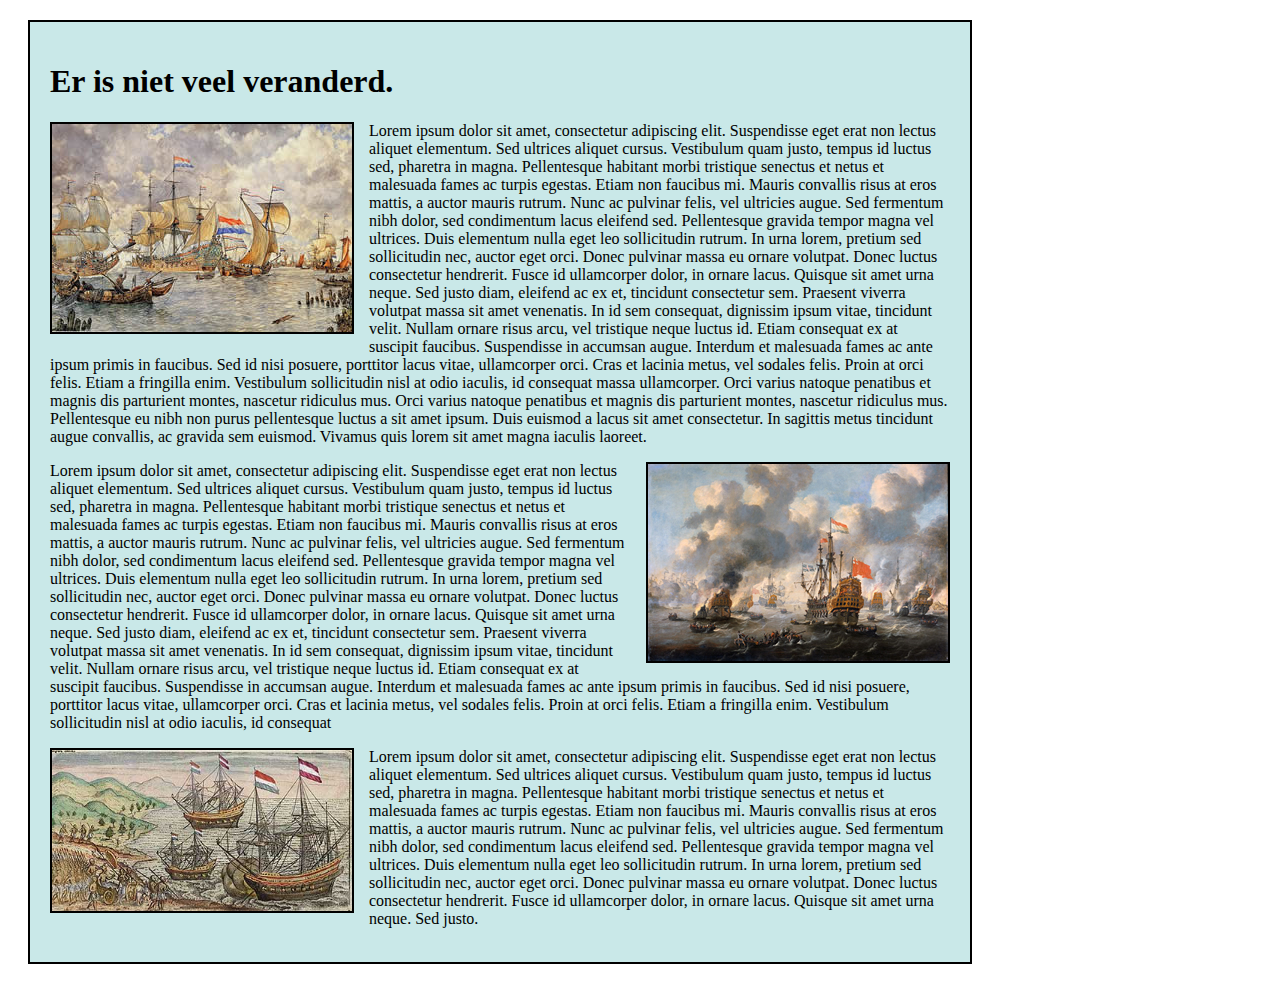
<file: Lab1/index.html>
<!DOCTYPE html>
<html lang="nl">
  <head>
    <meta charset="UTF-8" />
    <meta name="viewport" content="width=device-width, initial-scale=1.0" />
    <title>Krantartikel</title>
    <link rel="stylesheet" href="css/style.css" />
  </head>
  <body>
    <main>
      <h1>Er is niet veel veranderd.</h1>

      <div class="content">
        <img src="images/vloot1.jpg" class="img-left" />
        <p>
          Lorem ipsum dolor sit amet, consectetur adipiscing elit. Suspendisse
          eget erat non lectus aliquet elementum. Sed ultrices aliquet cursus.
          Vestibulum quam justo, tempus id luctus sed, pharetra in magna.
          Pellentesque habitant morbi tristique senectus et netus et malesuada
          fames ac turpis egestas. Etiam non faucibus mi. Mauris convallis risus
          at eros mattis, a auctor mauris rutrum. Nunc ac pulvinar felis, vel
          ultricies augue. Sed fermentum nibh dolor, sed condimentum lacus
          eleifend sed. Pellentesque gravida tempor magna vel ultrices. Duis
          elementum nulla eget leo sollicitudin rutrum. In urna lorem, pretium
          sed sollicitudin nec, auctor eget orci. Donec pulvinar massa eu ornare
          volutpat. Donec luctus consectetur hendrerit. Fusce id ullamcorper
          dolor, in ornare lacus. Quisque sit amet urna neque. Sed justo diam,
          eleifend ac ex et, tincidunt consectetur sem. Praesent viverra
          volutpat massa sit amet venenatis. In id sem consequat, dignissim
          ipsum vitae, tincidunt velit. Nullam ornare risus arcu, vel tristique
          neque luctus id. Etiam consequat ex at suscipit faucibus. Suspendisse
          in accumsan augue. Interdum et malesuada fames ac ante ipsum primis in
          faucibus. Sed id nisi posuere, porttitor lacus vitae, ullamcorper
          orci. Cras et lacinia metus, vel sodales felis. Proin at orci felis.
          Etiam a fringilla enim. Vestibulum sollicitudin nisl at odio iaculis,
          id consequat massa ullamcorper. Orci varius natoque penatibus et
          magnis dis parturient montes, nascetur ridiculus mus. Orci varius
          natoque penatibus et magnis dis parturient montes, nascetur ridiculus
          mus. Pellentesque eu nibh non purus pellentesque luctus a sit amet
          ipsum. Duis euismod a lacus sit amet consectetur. In sagittis metus
          tincidunt augue convallis, ac gravida sem euismod. Vivamus quis lorem
          sit amet magna iaculis laoreet.
        </p>

        <img src="images/vloot2.jpg" class="img-right" />
        <p>
          Lorem ipsum dolor sit amet, consectetur adipiscing elit. Suspendisse
          eget erat non lectus aliquet elementum. Sed ultrices aliquet cursus.
          Vestibulum quam justo, tempus id luctus sed, pharetra in magna.
          Pellentesque habitant morbi tristique senectus et netus et malesuada
          fames ac turpis egestas. Etiam non faucibus mi. Mauris convallis risus
          at eros mattis, a auctor mauris rutrum. Nunc ac pulvinar felis, vel
          ultricies augue. Sed fermentum nibh dolor, sed condimentum lacus
          eleifend sed. Pellentesque gravida tempor magna vel ultrices. Duis
          elementum nulla eget leo sollicitudin rutrum. In urna lorem, pretium
          sed sollicitudin nec, auctor eget orci. Donec pulvinar massa eu ornare
          volutpat. Donec luctus consectetur hendrerit. Fusce id ullamcorper
          dolor, in ornare lacus. Quisque sit amet urna neque. Sed justo diam,
          eleifend ac ex et, tincidunt consectetur sem. Praesent viverra
          volutpat massa sit amet venenatis. In id sem consequat, dignissim
          ipsum vitae, tincidunt velit. Nullam ornare risus arcu, vel tristique
          neque luctus id. Etiam consequat ex at suscipit faucibus. Suspendisse
          in accumsan augue. Interdum et malesuada fames ac ante ipsum primis in
          faucibus. Sed id nisi posuere, porttitor lacus vitae, ullamcorper
          orci. Cras et lacinia metus, vel sodales felis. Proin at orci felis.
          Etiam a fringilla enim. Vestibulum sollicitudin nisl at odio iaculis,
          id consequat
        </p>

        <img src="images/vloot3.jpg" class="img-left" />
        <p>
          Lorem ipsum dolor sit amet, consectetur adipiscing elit. Suspendisse
          eget erat non lectus aliquet elementum. Sed ultrices aliquet cursus.
          Vestibulum quam justo, tempus id luctus sed, pharetra in magna.
          Pellentesque habitant morbi tristique senectus et netus et malesuada
          fames ac turpis egestas. Etiam non faucibus mi. Mauris convallis risus
          at eros mattis, a auctor mauris rutrum. Nunc ac pulvinar felis, vel
          ultricies augue. Sed fermentum nibh dolor, sed condimentum lacus
          eleifend sed. Pellentesque gravida tempor magna vel ultrices. Duis
          elementum nulla eget leo sollicitudin rutrum. In urna lorem, pretium
          sed sollicitudin nec, auctor eget orci. Donec pulvinar massa eu ornare
          volutpat. Donec luctus consectetur hendrerit. Fusce id ullamcorper
          dolor, in ornare lacus. Quisque sit amet urna neque. Sed justo.
        </p>
      </div>
    </main>
  </body>
</html>
</file>
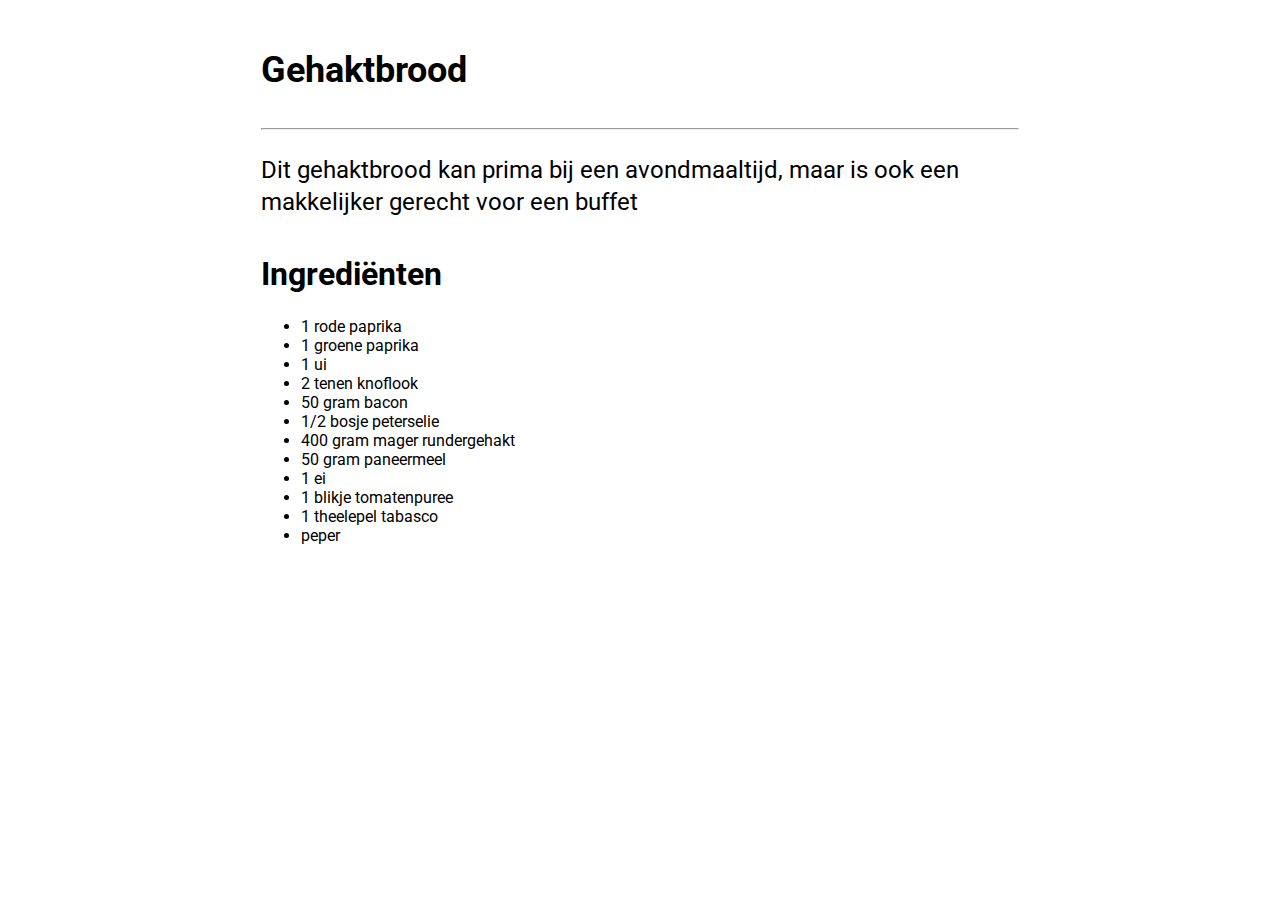
<file: Lab2/index.html>
<!DOCTYPE html>
<html lang="en">
  <head>
    <meta charset="UTF-8" />
    <meta name="viewport" content="width=device-width, initial-scale=1.0" />
    <title>Receptenpagina</title>
    <link rel="stylesheet" href="style.css" />
    <link rel="preconnect" href="https://fonts.googleapis.com" />
    <link rel="preconnect" href="https://fonts.gstatic.com" crossorigin />
    <link
      href="https://fonts.googleapis.com/css2?family=Roboto:ital,wght@0,100..900;1,100..900&display=swap"
      rel="stylesheet"
    />
  </head>
  <body>
    <!-- Main (but i had to do it with a div)-->
    <div class="page">
      <!-- Page for basic information-->
      <div id="introduction">
        <h1>Gehaktbrood</h1>
        <hr />
        <p>
          Dit gehaktbrood kan prima bij een avondmaaltijd, maar is ook een
          makkelijker gerecht voor een buffet
        </p>
      </div>
      <!--Page for ingredients-->
      <div id="ingredients-info">
        <h2>Ingrediënten</h2>
        <ul id="ingredients">
          <li>1 rode paprika</li>
          <li>1 groene paprika</li>
          <li>1 ui</li>
          <li>2 tenen knoflook</li>
          <li>50 gram bacon</li>
          <li>1/2 bosje peterselie</li>
          <li>400 gram mager rundergehakt</li>
          <li>50 gram paneermeel</li>
          <li>1 ei</li>
          <li>1 blikje tomatenpuree</li>
          <li>1 theelepel tabasco</li>
          <li>peper</li>
        </ul>
      </div>
      <!-- Page for preperation -->
      <div id="preperation-info"></div>
    </div>
  </body>
</html>
</file>
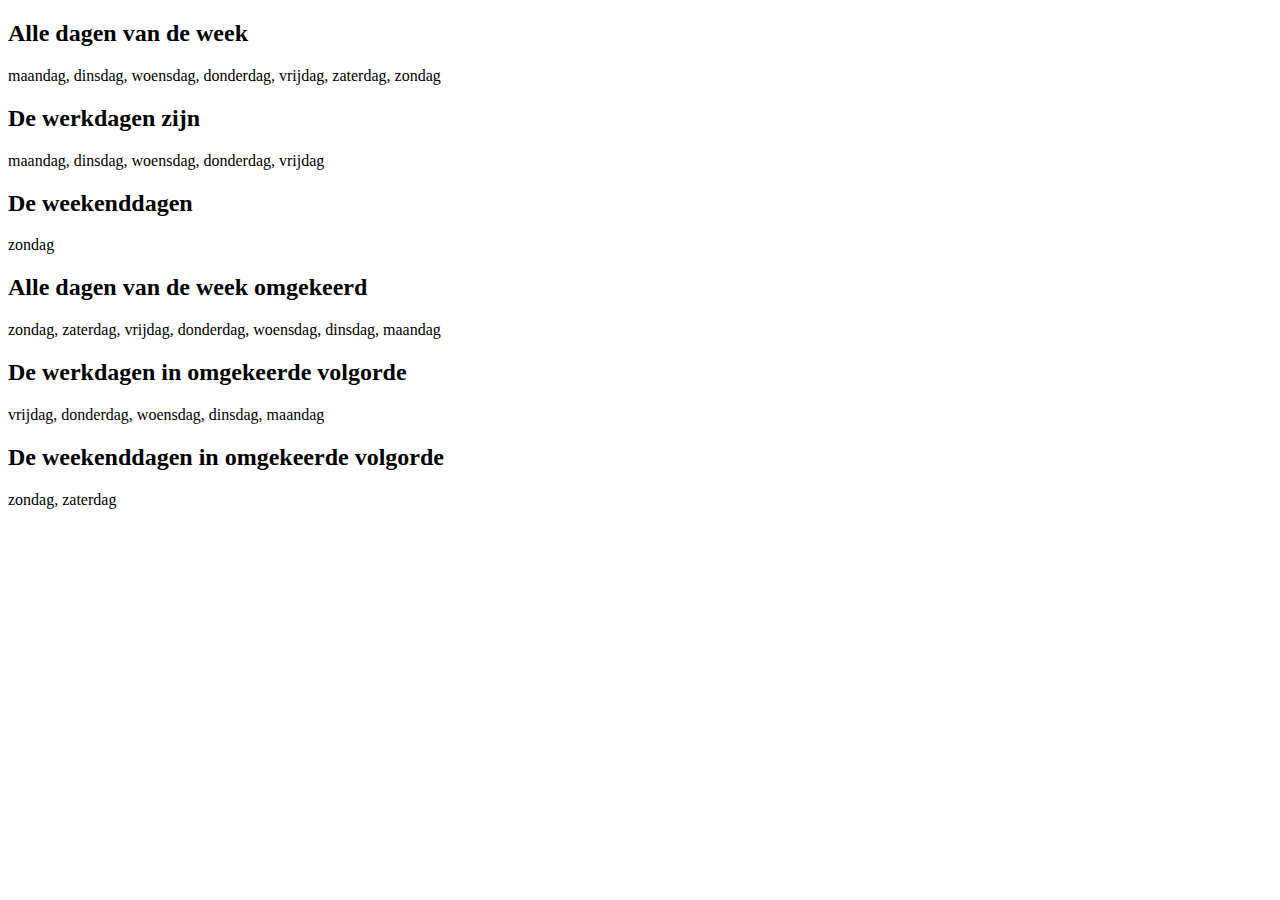
<file: javascript/lab2/index.html>
<!DOCTYPE html>
<html lang="en">
  <head>
    <meta charset="UTF-8" />
    <meta name="viewport" content="width=device-width, initial-scale=1.0" />
    <title>Document</title>
  </head>
  <body>
    <h2>Alle dagen van de week</h2>
    <p id="weekdagen"></p>

    <h2>De werkdagen zijn</h2>
    <p id="werkdagen"></p>

    <h2>De weekenddagen</h2>
    <p id="weekenddagen"></p>

    <h2>Alle dagen van de week omgekeerd</h2>
    <p id="omgekeerdedagen"></p>

    <h2>De werkdagen in omgekeerde volgorde</h2>
    <p id="werkdagenomgekeerd"></p>

    <h2>De weekenddagen in omgekeerde volgorde</h2>
    <p id="weekenddagenomgekeerd"></p>

    <script src="script.js"></script>
  </body>
</html>
</file>
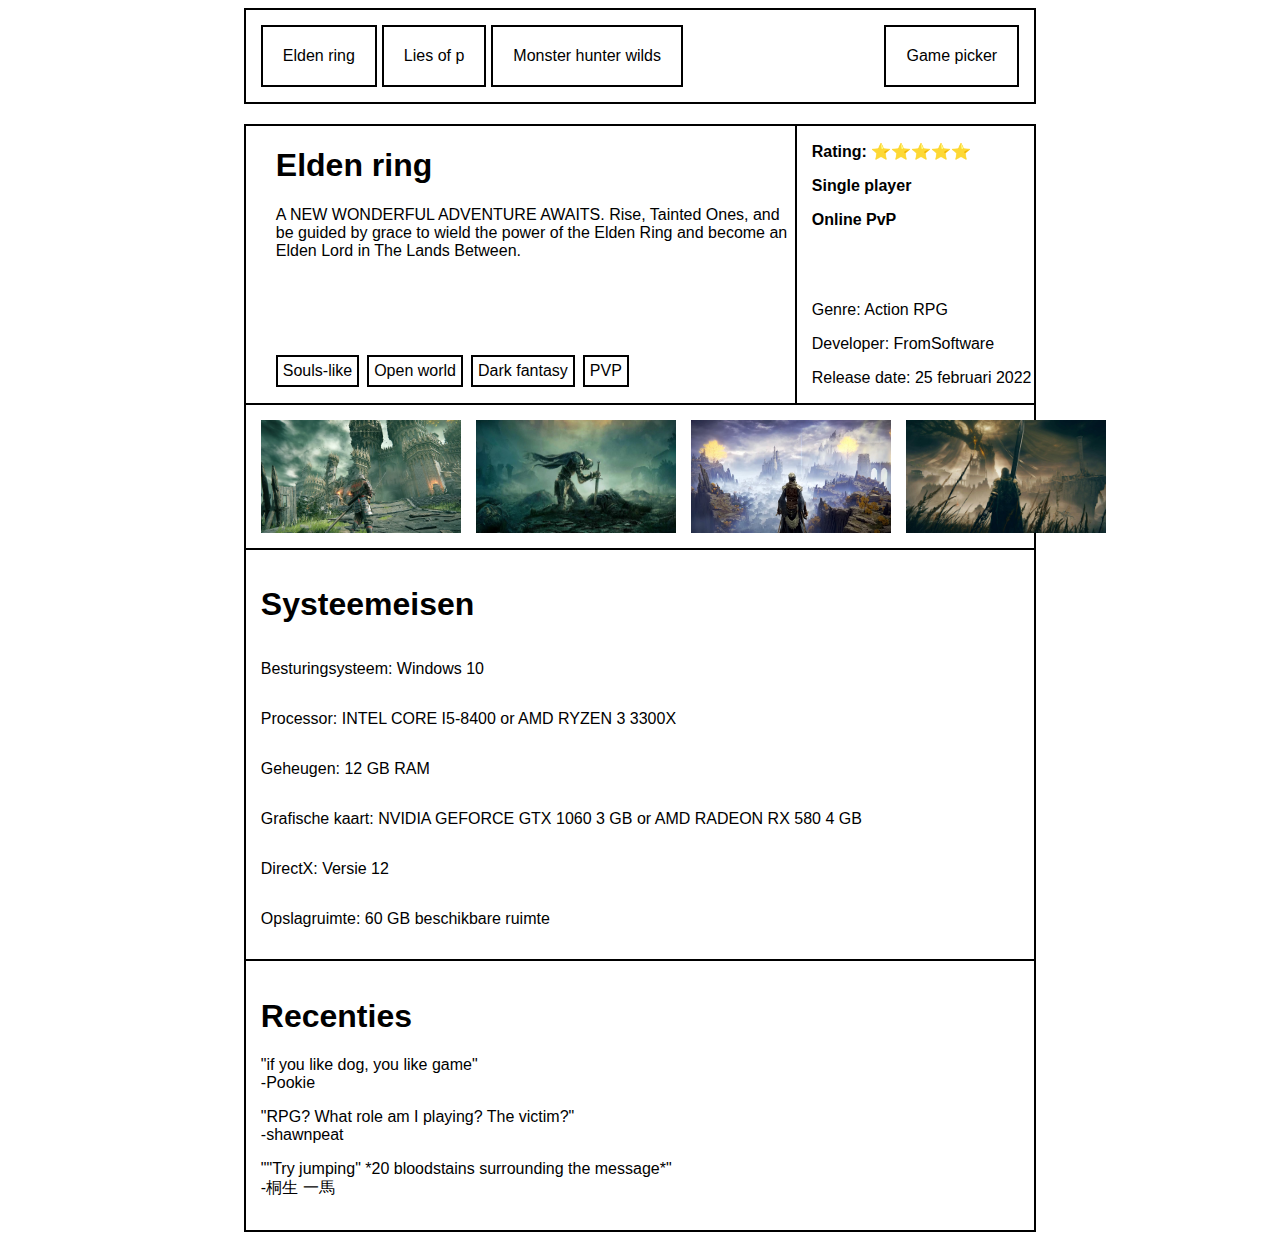
<file: eindopdracht/eldenring.html>
<!DOCTYPE html>
<html lang="en">
  <head>
    <meta charset="UTF-8" />
    <meta name="viewport" content="width=device-width, initial-scale=1.0" />
    <title>Elden ring</title>
    <link rel="stylesheet" href="style.css" />
    <link
      rel="icon"
      type="image/jpeg"
      href="pictures/eldenring/faviconer.jpg"
    />
  </head>
  <body>
    <!-- Navigation bar -->
    <nav>
      <div id="links-games">
        <a href="eldenring.html">Elden ring</a>
        <a href="liesofp.html">Lies of p</a>
        <a href="mhwilds.html">Monster hunter wilds</a>
        <a href="#">Game picker</a>
      </div>
    </nav>

    <!-- Main section for basic info of the game -->
    <main>
      <div id="description-game">
        <h1>Elden ring</h1>
        <p>
          A NEW WONDERFUL ADVENTURE AWAITS. Rise, Tainted Ones, and be guided by
          grace to wield the power of the Elden Ring and become an Elden Lord in
          The Lands Between.
        </p>
      </div>
      <section id="type-game">
        <p>Souls-like</p>
        <p>Open world</p>
        <p>Dark fantasy</p>
        <p>PVP</p>
      </section>
      <section id="game-info">
        <div id="player-rating">
          <p>Rating: ⭐⭐⭐⭐⭐</p>
          <p>Single player</p>
          <p>Online PvP</p>
        </div>
        <div id="developer-info">
          <p>Genre: Action RPG</p>
          <p>Developer: FromSoftware</p>
          <p>Release date: 25 februari 2022</p>
        </div>
      </section>
    </main>

    <!-- Pictures of the game section -->
    <section id="pictures-game">
      <img src="pictures/eldenring/er1.webp" alt="elden ring screenshot 1" />
      <img src="pictures/eldenring/er2.avif" alt="elden ring screenshot 2" />
      <img src="pictures/eldenring/er3.avif" alt="elden ring screenshot 3" />
      <img src="pictures/eldenring/er4.jpeg" alt="elden ring screenshot 4" />
    </section>

    <!-- system requirements section -->
    <section id="system-requirements">
      <h1>Systeemeisen</h1>
      <p>Besturingsysteem: Windows 10</p>
      <p>Processor: INTEL CORE I5-8400 or AMD RYZEN 3 3300X</p>
      <p>Geheugen: 12 GB RAM</p>
      <p>
        Grafische kaart: NVIDIA GEFORCE GTX 1060 3 GB or AMD RADEON RX 580 4 GB
      </p>
      <p>DirectX: Versie 12</p>
      <p>Opslagruimte: 60 GB beschikbare ruimte</p>
    </section>

    <!-- user reviews section -->
    <div id="user-reviews">
      <h1>Recenties</h1>
      <article>
        <p>
          "if you like dog, you like game" <br />
          -Pookie
        </p>
      </article>

      <article>
        <p>
          "RPG? What role am I playing? The victim?" <br />
          -shawnpeat
        </p>
      </article>

      <article>
        <p>
          ""Try jumping" *20 bloodstains surrounding the message*" <br />
          -桐生 一馬
        </p>
      </article>
    </div>
  </body>
</html>
</file>
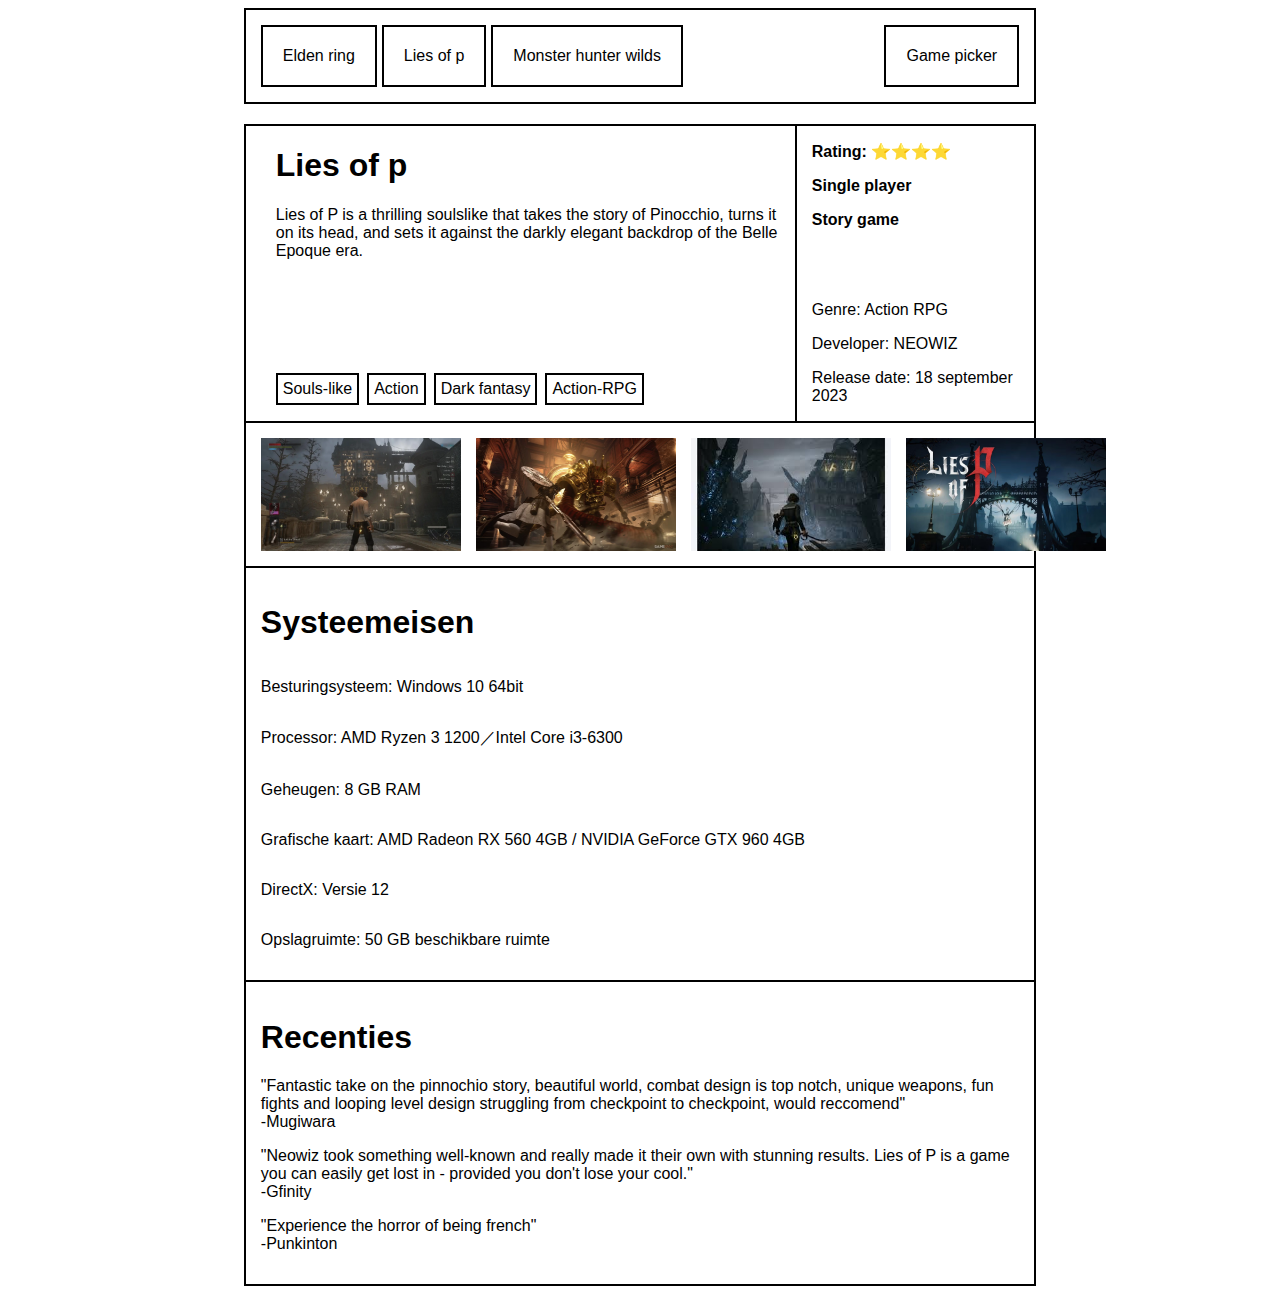
<file: eindopdracht/liesofp.html>
<!DOCTYPE html>
<html lang="en">
  <head>
    <meta charset="UTF-8" />
    <meta name="viewport" content="width=device-width, initial-scale=1.0" />
    <title>Lies of p</title>
    <link rel="stylesheet" href="style.css" />
    <link rel="icon" type="image/jpeg" href="pictures/liesofp/faviconlop.jpg" />
  </head>
  <body>
    <!-- Navigation bar -->
    <nav>
      <div id="links-games">
        <a href="eldenring.html">Elden ring</a>
        <a href="liesofp.html">Lies of p</a>
        <a href="mhwilds.html">Monster hunter wilds</a>
        <a href="#">Game picker</a>
      </div>
    </nav>

    <!-- Main section for basic info of the game -->
    <main>
      <div id="description-game">
        <h1>Lies of p</h1>
        <p>
          Lies of P is a thrilling soulslike that takes the story of Pinocchio,
          turns it on its head, and sets it against the darkly elegant backdrop
          of the Belle Epoque era.
        </p>
      </div>
      <section id="type-game">
        <p>Souls-like</p>
        <p>Action</p>
        <p>Dark fantasy</p>
        <p>Action-RPG</p>
      </section>
      <section id="game-info">
        <div id="player-rating">
          <p>Rating: ⭐⭐⭐⭐</p>
          <p>Single player</p>
          <p>Story game</p>
        </div>
        <div id="developer-info">
          <p>Genre: Action RPG</p>
          <p>Developer: NEOWIZ</p>
          <p>Release date: 18 september 2023</p>
        </div>
      </section>
    </main>

    <!-- Pictures of the game section -->
    <section id="pictures-game">
      <img src="pictures/liesofp/liesofp1.webp" alt="lies of p screenshot 1" />
      <img src="pictures/liesofp/liesofp2.avif" alt="lies of p screenshot 2" />
      <img src="pictures/liesofp/liesofp3.jpg" alt="lies of p screenshot 3" />
      <img src="pictures/liesofp/liesofp4.avif" alt="lies of p screenshot 4" />
    </section>

    <!-- system requirements section -->
    <section id="system-requirements">
      <h1>Systeemeisen</h1>
      <p>Besturingsysteem: Windows 10 64bit</p>
      <p>Processor: AMD Ryzen 3 1200／Intel Core i3-6300</p>
      <p>Geheugen: 8 GB RAM</p>
      <p>Grafische kaart: AMD Radeon RX 560 4GB / NVIDIA GeForce GTX 960 4GB</p>
      <p>DirectX: Versie 12</p>
      <p>Opslagruimte: 50 GB beschikbare ruimte</p>
    </section>

    <!-- user reviews section -->
    <div id="user-reviews">
      <h1>Recenties</h1>
      <article>
        <p>
          "Fantastic take on the pinnochio story, beautiful world, combat design
          is top notch, unique weapons, fun fights and looping level design
          struggling from checkpoint to checkpoint, would reccomend" <br />
          -Mugiwara
        </p>
      </article>

      <article>
        <p>
          "Neowiz took something well-known and really made it their own with
          stunning results. Lies of P is a game you can easily get lost in -
          provided you don't lose your cool." <br />
          -Gfinity
        </p>
      </article>

      <article>
        <p>
          "Experience the horror of being french" <br />
          -Punkinton
        </p>
      </article>
    </div>
  </body>
</html>
</file>
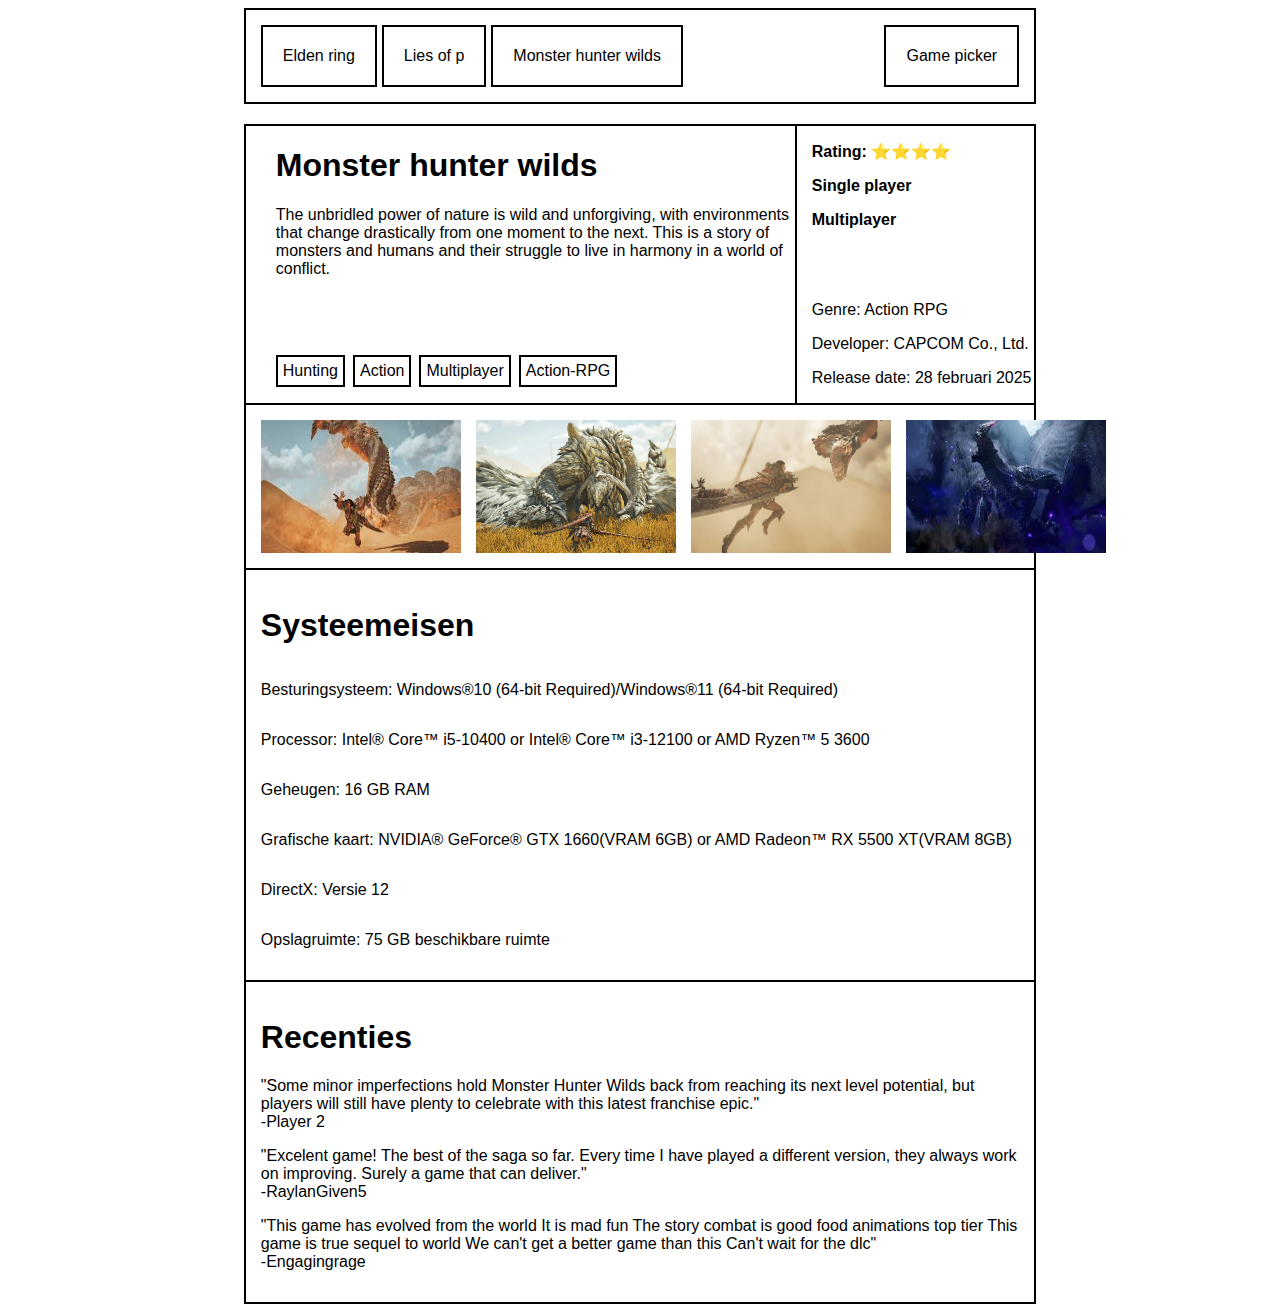
<file: eindopdracht/mhwilds.html>
<!DOCTYPE html>
<html lang="en">
  <head>
    <meta charset="UTF-8" />
    <meta name="viewport" content="width=device-width, initial-scale=1.0" />
    <title>Monster hunter wilds</title>
    <link rel="stylesheet" href="style.css" />
    <link rel="icon" type="image/jpeg" href="pictures/mhwilds/faviconmhw.jpg" />
  </head>
  <body>
    <!-- Navigation bar -->
    <nav>
      <div id="links-games">
        <a href="eldenring.html">Elden ring</a>
        <a href="liesofp.html">Lies of p</a>
        <a href="mhwilds.html">Monster hunter wilds</a>
        <a href="#">Game picker</a>
      </div>
    </nav>

    <!-- Main section for basic info of the game -->
    <main>
      <div id="description-game">
        <h1>Monster hunter wilds</h1>
        <p>
          The unbridled power of nature is wild and unforgiving, with
          environments that change drastically from one moment to the next. This
          is a story of monsters and humans and their struggle to live in
          harmony in a world of conflict.
        </p>
      </div>
      <section id="type-game">
        <p>Hunting</p>
        <p>Action</p>
        <p>Multiplayer</p>
        <p>Action-RPG</p>
      </section>
      <section id="game-info">
        <div id="player-rating">
          <p>Rating: ⭐⭐⭐⭐</p>
          <p>Single player</p>
          <p>Multiplayer</p>
        </div>
        <div id="developer-info">
          <p>Genre: Action RPG</p>
          <p>Developer: CAPCOM Co., Ltd.</p>
          <p>Release date: 28 februari 2025</p>
        </div>
      </section>
    </main>

    <!-- Pictures of the game section -->
    <section id="pictures-game">
      <img
        src="pictures/mhwilds/mhw1.jpg"
        alt="Monster hunter wilds screenshot 1"
      />
      <img
        src="pictures/mhwilds/mhw2.webp"
        alt="Monster hunter wilds screenshot 2"
      />
      <img
        src="pictures/mhwilds/mhw3.webp"
        alt="Monster hunter wilds screenshot 3"
      />
      <img
        src="pictures/mhwilds/mhw4.jpg"
        alt="Monster hunter wilds screenshot 4"
      />
    </section>

    <!-- system requirements section -->
    <section id="system-requirements">
      <h1>Systeemeisen</h1>
      <p>
        Besturingsysteem: Windows®10 (64-bit Required)/Windows®11 (64-bit
        Required)
      </p>
      <p>
        Processor: Intel® Core™ i5-10400 or Intel® Core™ i3-12100 or AMD Ryzen™
        5 3600
      </p>
      <p>Geheugen: 16 GB RAM</p>
      <p>
        Grafische kaart: NVIDIA® GeForce® GTX 1660(VRAM 6GB) or AMD Radeon™ RX
        5500 XT(VRAM 8GB)
      </p>
      <p>DirectX: Versie 12</p>
      <p>Opslagruimte: 75 GB beschikbare ruimte</p>
    </section>

    <!-- user reviews section -->
    <div id="user-reviews">
      <h1>Recenties</h1>
      <article>
        <p>
          "Some minor imperfections hold Monster Hunter Wilds back from reaching
          its next level potential, but players will still have plenty to
          celebrate with this latest franchise epic." <br />
          -Player 2
        </p>
      </article>

      <article>
        <p>
          "Excelent game! The best of the saga so far. Every time I have played
          a different version, they always work on improving. Surely a game that
          can deliver." <br />
          -RaylanGiven5
        </p>
      </article>

      <article>
        <p>
          "This game has evolved from the world It is mad fun The story combat
          is good food animations top tier This game is true sequel to world We
          can't get a better game than this Can't wait for the dlc" <br />
          -Engagingrage
        </p>
      </article>
    </div>
  </body>
</html>
</file>
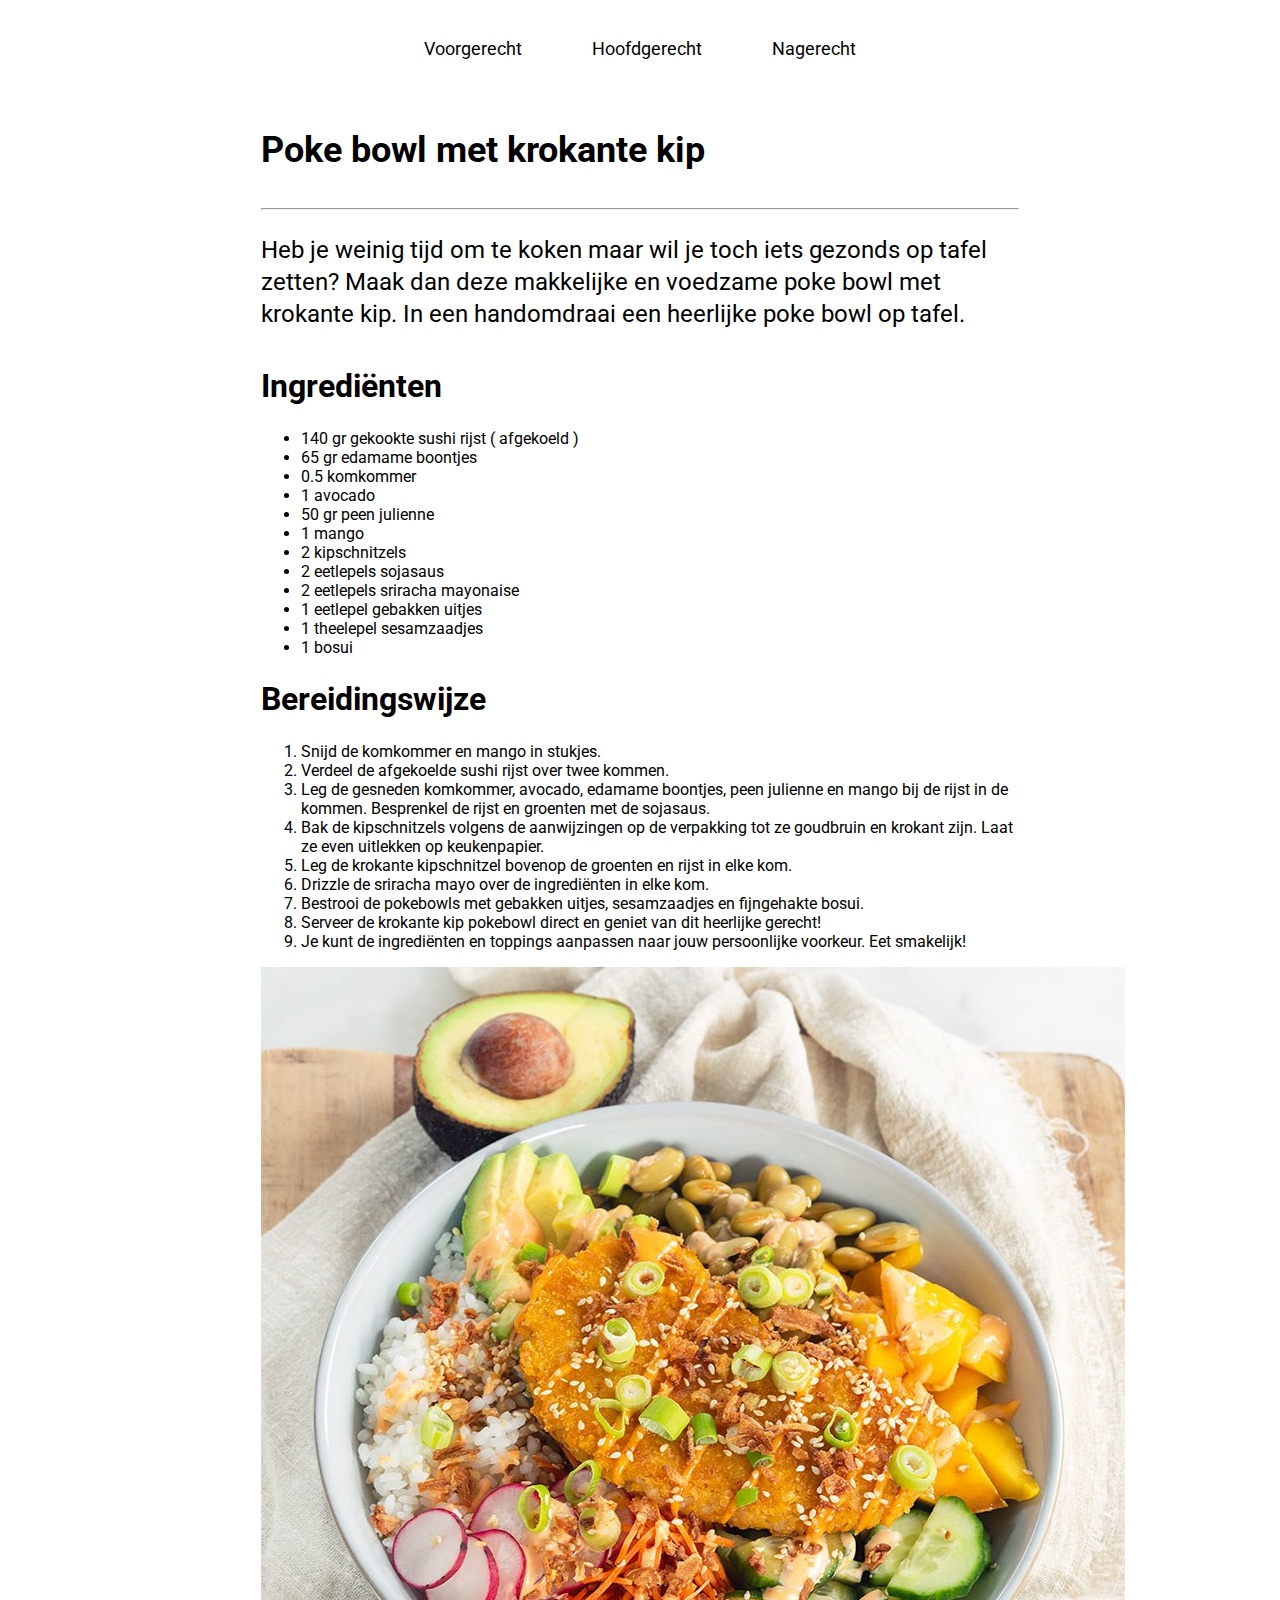
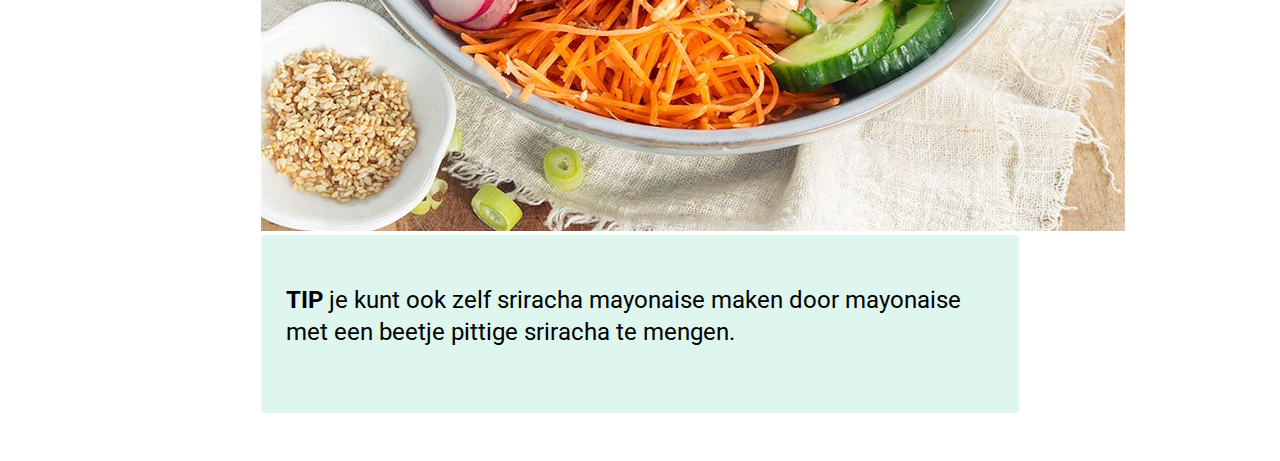
<file: Lab2/hoofdgerecht.html>
<!DOCTYPE html>
<html lang="en">
  <head>
    <meta charset="UTF-8" />
    <meta name="viewport" content="width=device-width, initial-scale=1.0" />
    <title>Receptenpagina</title>
    <link rel="stylesheet" href="style.css" />
    <link rel="preconnect" href="https://fonts.googleapis.com" />
    <link rel="preconnect" href="https://fonts.gstatic.com" crossorigin />
    <link
      href="https://fonts.googleapis.com/css2?family=Roboto:ital,wght@0,100..900;1,100..900&display=swap"
      rel="stylesheet"
    />
  </head>
  <body>
    <div id="header">
      <div id="all-links">
        <a href="voorgerecht.html">Voorgerecht</a>
        <a href="hoofdgerecht.html">Hoofdgerecht</a>
        <a href="nagerecht.html">Nagerecht</a>
      </div>
    </div>

    <!-- Main (but i had to do it with a div)-->
    <div class="page">
      <!-- Page for basic information-->
      <div id="introduction">
        <h1>Poke bowl met krokante kip</h1>
        <hr />
        <p>
          Heb je weinig tijd om te koken maar wil je toch iets gezonds op tafel
          zetten? Maak dan deze makkelijke en voedzame poke bowl met krokante
          kip. In een handomdraai een heerlijke poke bowl op tafel.
        </p>
      </div>
      <!--Page for ingredients-->
      <div id="ingredients-info">
        <h2>Ingrediënten</h2>
        <ul id="ingredients">
          <li>140 gr gekookte sushi rijst ( afgekoeld )</li>
          <li>65 gr edamame boontjes</li>
          <li>0.5 komkommer</li>
          <li>1 avocado</li>
          <li>50 gr peen julienne</li>
          <li>1 mango</li>
          <li>2 kipschnitzels</li>
          <li>2 eetlepels sojasaus</li>
          <li>2 eetlepels sriracha mayonaise</li>
          <li>1 eetlepel gebakken uitjes</li>
          <li>1 theelepel sesamzaadjes</li>
          <li>1 bosui</li>
        </ul>
      </div>
      <!-- Page for preperation -->
      <div id="preperation-info">
        <h2>Bereidingswijze</h2>
        <ol>
          <li>Snijd de komkommer en mango in stukjes.</li>
          <li>Verdeel de afgekoelde sushi rijst over twee kommen.</li>
          <li>
            Leg de gesneden komkommer, avocado, edamame boontjes, peen julienne
            en mango bij de rijst in de kommen. Besprenkel de rijst en groenten
            met de sojasaus.
          </li>
          <li>
            Bak de kipschnitzels volgens de aanwijzingen op de verpakking tot ze
            goudbruin en krokant zijn. Laat ze even uitlekken op keukenpapier.
          </li>
          <li>
            Leg de krokante kipschnitzel bovenop de groenten en rijst in elke
            kom.
          </li>
          <li>Drizzle de sriracha mayo over de ingrediënten in elke kom.</li>
          <li>
            Bestrooi de pokebowls met gebakken uitjes, sesamzaadjes en
            fijngehakte bosui.
          </li>
          <li>
            Serveer de krokante kip pokebowl direct en geniet van dit heerlijke
            gerecht!
          </li>
          <li>
            Je kunt de ingrediënten en toppings aanpassen naar jouw persoonlijke
            voorkeur. Eet smakelijk!
          </li>
        </ol>
        <img src="assets\pokebowl-schnitzel-v.jpg" />
        <div id="tip">
          <p>
            <b>TIP</b> je kunt ook zelf sriracha mayonaise maken door mayonaise
            met een beetje pittige sriracha te mengen.
          </p>
        </div>
      </div>
    </div>
  </body>
</html>
</file>
<file: Lab1/css/style.css>
main {
  background-color: #c9e8e8;
  margin: 20px;
  width: 900px;
  height: 900px;
  border: 2px solid black;
  padding: 20px;
}

img {
  border: 2px solid black;
  width: 100%;
  max-width: 300px;
  margin-bottom: 10px;
}

.img-left {
  float: left;
  margin-right: 15px;
}

.img-right {
  float: right;
  margin-left: 15px;
}
</file>
<file: Lab2/style.css>
body {
  font-family: "Roboto", sans-serif;
  font-optical-sizing: auto;
  font-weight: 400; /* Pas het gewicht aan zoals nodig */
  font-style: normal;
  font-variation-settings: "wdth" 100;
}

.page {
  width: 60%; /* breedte pagina */
  margin: 0 auto;
  /* background-color: lightgray; */
  padding: 20px;
  text-align: left;
}

p {
  font-size: 20px;
  line-height: 26px;
}

h2 {
  font-size: 32px;
  line-height: 32px;
}

h1 {
  font-size: 36px;
  line-height: 36px;
}

p:first-of-type {
  font-size: 24px;
  line-height: 32px;
}

h1,
p {
  margin-bottom: 40px;
}

#ingredients {
  margin-bottom: 10px;
}

#preperation-info {
  margin-bottom: 20px;
}

#tip {
  background-color: #def6ed;
  border-radius: 4px;
  padding: 25px;
}

#all-links {
  width: 100%;
  height: 80px;
  display: flex;
  justify-content: center;
  align-items: center;
}

#all-links a {
  color: black;
  text-decoration: none;
  font-size: 18px;
  margin: 0 15px;
  padding: 10px 20px;
  transition: background-color 0.3s ease;
}

#all-links a:hover {
  transform: scale(1.1);
}
</file>
<file: eindopdracht/style.css>
body {
  font-family: Arial, Helvetica, sans-serif;
}

main,
nav,
#pictures-game,
#system-requirements,
#user-reviews {
  width: 60%; /* breedte pagina */
  margin: 0 auto;
  /* background-color: lightgray; */
  border: 2px solid black;
}

main,
#pictures-game,
#system-requirements {
  padding-left: 30px;
  display: flex;
  border-bottom: none;
}

main {
  position: relative;
  justify-content: space-between;
  align-items: start;
}

nav {
  background-color: white;
  margin-bottom: 20px;
}

#user-reviews,
#system-requirements,
#pictures-game,
nav {
  padding: 15px;
}

#links-games {
  display: flex;
  gap: 5px;
}

#links-games a:hover {
  color: white;
  background-color: black;
}

#links-games a {
  padding: 20px;
  border: 2px solid black;
  color: black;
  text-decoration: none;
}

#links-games a:last-child {
  margin-left: auto;
}

#description-game {
  width: 70%;
  height: 100%;
}

#type-game {
  position: absolute;
  bottom: 0;
  left: 0;
  display: flex;
  padding-left: 30px;
}

#type-game p {
  margin-right: 8px;
  padding: 5px;
  border: 2px solid black;
}

#game-info {
  width: 30%;
  text-align: left;
  border-left: 2px solid black;
  padding-left: 15px;
}

#player-rating p {
  font-weight: bold;
}

#player-rating {
  padding-bottom: 40px;
}

#pictures-game img {
  width: 200px;
  padding-right: 15px;
}

#system-requirements {
  display: flex;
  flex-direction: column; /* Stapelt de elementen onder elkaar */
  padding: 15px;
}
</file>
